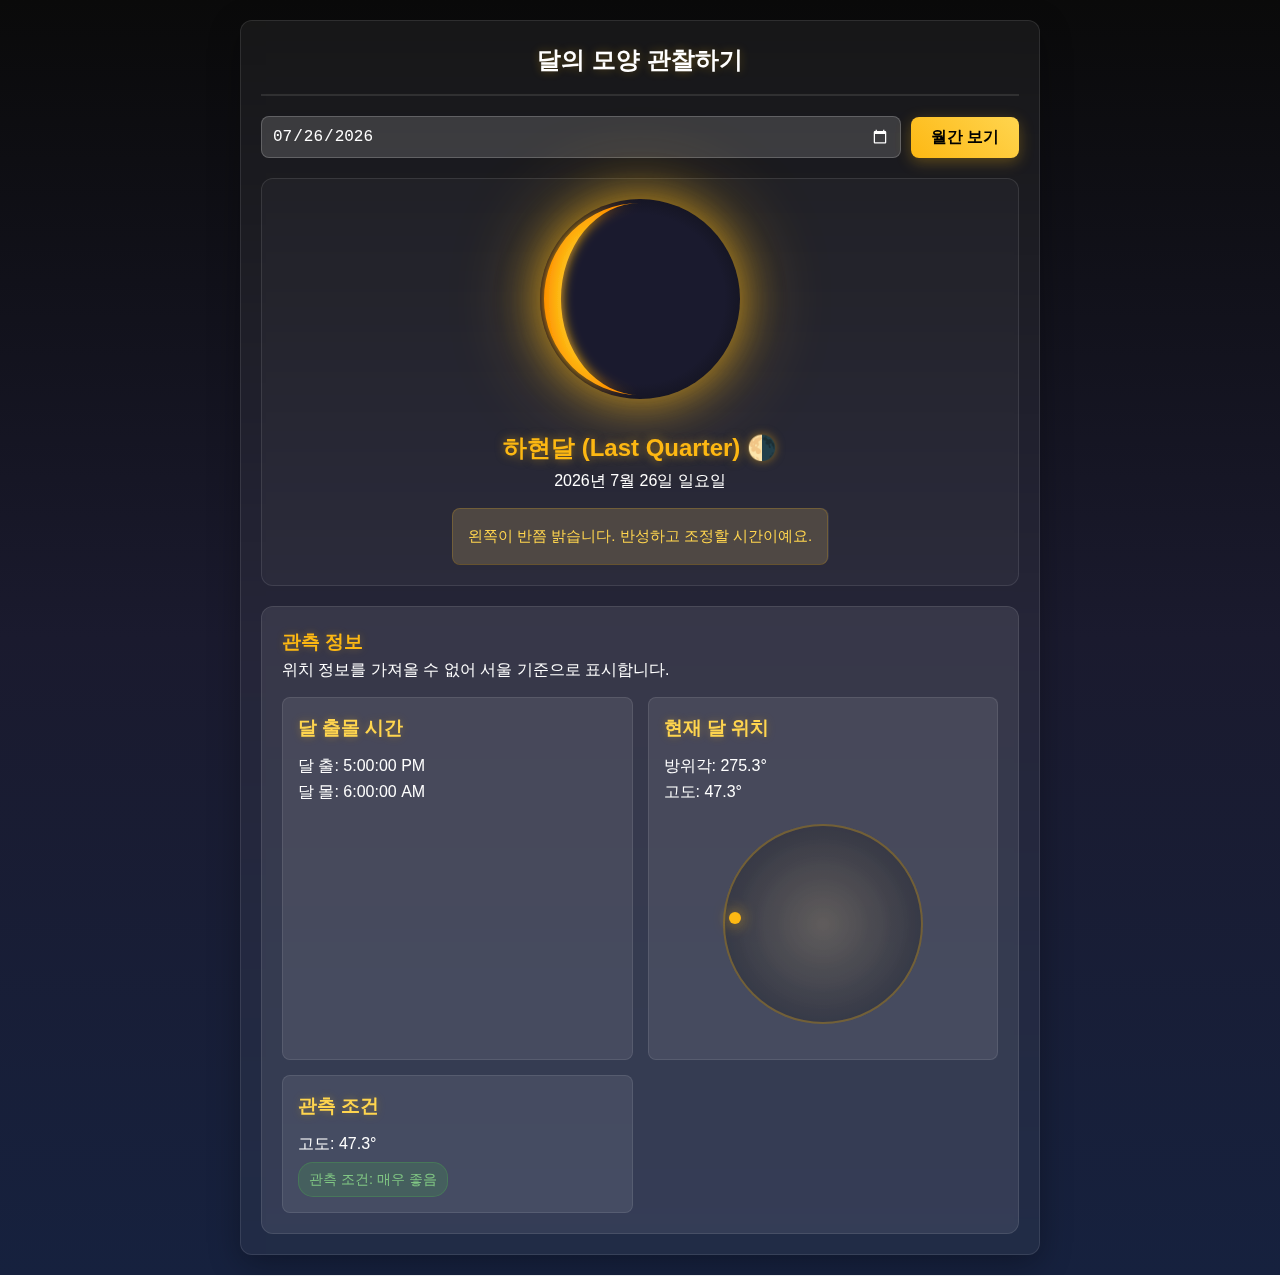
<file: index.html>
<!DOCTYPE html>
<html lang="ko">
<head>
    <meta charset="UTF-8">
    <meta name="viewport" content="width=device-width, initial-scale=1.0">
    <title>달의 모양 관찰하기</title>
    <style>
        /* 기본 스타일 */
        * {
            margin: 0;
            padding: 0;
            box-sizing: border-box;
        }

        body {
            font-family: -apple-system, BlinkMacSystemFont, 'Segoe UI', Roboto, sans-serif;
            margin: 0;
            padding: 20px;
            background: linear-gradient(180deg, #0a0a0a 0%, #1a1a2e 50%, #16213e 100%);
            min-height: 100vh;
            color: #ffffff;
            line-height: 1.6;
        }

        .container {
            max-width: 800px;
            margin: 0 auto;
            background: rgba(255, 255, 255, 0.05);
            backdrop-filter: blur(10px);
            border: 1px solid rgba(255, 255, 255, 0.1);
            padding: 20px;
            border-radius: 12px;
            box-shadow: 0 8px 32px rgba(0, 0, 0, 0.3);
        }

        .header {
            text-align: center;
            margin-bottom: 20px;
            padding-bottom: 15px;
            border-bottom: 2px solid rgba(255, 255, 255, 0.1);
        }

        .header h1 {
            color: #ffffff;
            font-size: 24px;
            text-shadow: 0 0 10px rgba(253, 184, 19, 0.3);
        }

        .controls {
            display: flex;
            justify-content: space-between;
            align-items: center;
            margin-bottom: 20px;
            gap: 10px;
            flex-wrap: wrap;
        }

        .date-input {
            padding: 10px;
            border: 1px solid rgba(255, 255, 255, 0.2);
            border-radius: 8px;
            flex: 1;
            min-width: 200px;
            font-size: 16px;
            background: rgba(255, 255, 255, 0.1);
            color: #ffffff;
            backdrop-filter: blur(5px);
        }

        .date-input::-webkit-calendar-picker-indicator {
            filter: invert(1);
        }

        .button {
            padding: 10px 20px;
            background: linear-gradient(45deg, #FDB813, #FFD54F);
            color: #000;
            border: none;
            border-radius: 8px;
            cursor: pointer;
            white-space: nowrap;
            font-size: 16px;
            font-weight: 600;
            transition: all 0.3s ease;
            box-shadow: 0 4px 15px rgba(253, 184, 19, 0.3);
        }

        .button:hover {
            transform: translateY(-2px);
            box-shadow: 0 6px 20px rgba(253, 184, 19, 0.4);
        }

        .moon-display {
            display: flex;
            flex-direction: column;
            align-items: center;
            margin: 20px 0;
            padding: 20px;
            background: rgba(255, 255, 255, 0.03);
            border-radius: 12px;
            border: 1px solid rgba(255, 255, 255, 0.1);
        }

        .moon-svg {
            width: 200px;
            height: 200px;
            background: radial-gradient(circle, #1a1a2e 60%, #0a0a0a 100%);
            border-radius: 50%;
            padding: 0;
            margin-bottom: 15px;
            filter: drop-shadow(0 0 20px rgba(253, 184, 19, 0.3));
            transition: filter 0.3s ease;
        }

        .moon-svg:hover {
            filter: drop-shadow(0 0 30px rgba(253, 184, 19, 0.5));
        }

        .moon-svg-small {
            width: 50px;
            height: 50px;
            background: radial-gradient(circle, #1a1a2e 60%, #0a0a0a 100%);
            border-radius: 50%;
            padding: 0;
            margin: 10px auto;
            filter: drop-shadow(0 0 8px rgba(253, 184, 19, 0.4));
        }

        .info {
            text-align: center;
            margin-top: 15px;
        }

        .info h2 {
            color: #FDB813;
            text-shadow: 0 0 10px rgba(253, 184, 19, 0.5);
        }

        .moon-meaning {
            margin-top: 15px;
            padding: 15px;
            background: rgba(253, 184, 19, 0.1);
            border: 1px solid rgba(253, 184, 19, 0.2);
            border-radius: 8px;
            color: #FFD54F;
            font-size: 0.95em;
            backdrop-filter: blur(5px);
        }

        .month-view {
            display: grid;
            grid-template-columns: repeat(auto-fill, minmax(180px, 1fr));
            gap: 15px;
            margin-top: 20px;
        }

        .day-card {
            padding: 15px;
            background: rgba(255, 255, 255, 0.05);
            border: 1px solid rgba(255, 255, 255, 0.1);
            border-radius: 8px;
            text-align: center;
            display: flex;
            flex-direction: column;
            gap: 10px;
            backdrop-filter: blur(5px);
            transition: all 0.3s ease;
        }

        .day-card:hover {
            transform: translateY(-5px);
            background: rgba(255, 255, 255, 0.1);
            box-shadow: 0 8px 25px rgba(253, 184, 19, 0.2);
        }

        .current-date {
            background: rgba(253, 184, 19, 0.1);
            border: 1px solid rgba(253, 184, 19, 0.3);
            box-shadow: 0 0 15px rgba(253, 184, 19, 0.2);
        }

        .location-info {
            background: rgba(255, 255, 255, 0.03);
            border: 1px solid rgba(255, 255, 255, 0.1);
            padding: 20px;
            border-radius: 12px;
            margin-top: 20px;
            backdrop-filter: blur(5px);
        }

        .location-info h3 {
            color: #FDB813;
            text-shadow: 0 0 8px rgba(253, 184, 19, 0.3);
        }

        .observation-grid {
            display: grid;
            grid-template-columns: repeat(auto-fit, minmax(250px, 1fr));
            gap: 15px;
            margin-top: 15px;
        }

        .info-card {
            background: rgba(255, 255, 255, 0.05);
            border: 1px solid rgba(255, 255, 255, 0.1);
            padding: 15px;
            border-radius: 8px;
            backdrop-filter: blur(5px);
            transition: all 0.3s ease;
        }

        .info-card:hover {
            background: rgba(255, 255, 255, 0.08);
            transform: translateY(-2px);
        }

        .info-card h3 {
            color: #FFD54F;
            margin-bottom: 10px;
        }

        .compass {
            width: 200px;
            height: 200px;
            margin: 20px auto;
            position: relative;
            border: 2px solid rgba(253, 184, 19, 0.3);
            border-radius: 50%;
            background: radial-gradient(circle, rgba(253, 184, 19, 0.1) 0%, rgba(0, 0, 0, 0.3) 70%);
            backdrop-filter: blur(5px);
        }

        .compass-marker {
            position: absolute;
            width: 12px;
            height: 12px;
            background: #FDB813;
            border-radius: 50%;
            transform: translate(-50%, -50%);
            box-shadow: 0 0 15px rgba(253, 184, 19, 0.8);
            animation: pulse 2s infinite;
        }

        @keyframes pulse {
            0% { box-shadow: 0 0 15px rgba(253, 184, 19, 0.8); }
            50% { box-shadow: 0 0 25px rgba(253, 184, 19, 1); }
            100% { box-shadow: 0 0 15px rgba(253, 184, 19, 0.8); }
        }

        .observation-status {
            display: inline-block;
            padding: 5px 10px;
            border-radius: 15px;
            font-size: 0.9em;
            margin-top: 5px;
        }

        .status-good {
            background: rgba(76, 175, 80, 0.2);
            color: #81C784;
            border: 1px solid rgba(76, 175, 80, 0.3);
        }

        .status-medium {
            background: rgba(255, 152, 0, 0.2);
            color: #FFB74D;
            border: 1px solid rgba(255, 152, 0, 0.3);
        }

        .status-poor {
            background: rgba(244, 67, 54, 0.2);
            color: #E57373;
            border: 1px solid rgba(244, 67, 54, 0.3);
        }

        /* 달 글로우 효과 강화 */
        .moon-glow {
            filter: drop-shadow(0 0 20px rgba(253, 184, 19, 0.6)) drop-shadow(0 0 40px rgba(253, 184, 19, 0.4));
        }

        @media (max-width: 600px) {
            .controls {
                flex-direction: column;
            }
            .date-input {
                width: 100%;
            }
            .moon-svg {
                width: 150px;
                height: 150px;
            }
            .observation-grid {
                grid-template-columns: 1fr;
            }
        }
    </style>
</head>
<body>
    <div class="container">
        <div class="header">
            <h1>달의 모양 관찰하기</h1>
        </div>
        
        <div class="controls">
            <input type="date" id="dateSelector" class="date-input">
            <button id="viewToggle" class="button">월간 보기</button>
        </div>

        <div id="dailyView" class="moon-display">
            <svg id="moonSVG" class="moon-svg moon-glow" viewBox="0 0 100 100"></svg>
            <div class="info">
                <h2 id="phaseText"></h2>
                <p id="dateText"></p>
                <div id="moonMeaning" class="moon-meaning"></div>
            </div>
        </div>

        <div class="location-info">
            <h3>관측 정보</h3>
            <div id="locationStatus">위치 정보를 가져오는 중...</div>
            
            <div class="observation-grid">
                <div class="info-card">
                    <h3>달 출몰 시간</h3>
                    <div id="moonTimes"></div>
                </div>
                
                <div class="info-card">
                    <h3>현재 달 위치</h3>
                    <div id="moonPosition"></div>
                    <div class="compass" id="moonCompass">
                        <div class="compass-marker" id="moonMarker"></div>
                        <div id="compassDirections"></div>
                    </div>
                </div>
                
                <div class="info-card">
                    <h3>관측 조건</h3>
                    <div id="observationConditions"></div>
                </div>
            </div>
        </div>

        <div id="monthView" class="month-view" style="display: none"></div>
    </div>
<script>
        // 율리우스 날짜 계산
        function getJulianDate(date) {
            const time = date.getTime();
            const tzoffset = date.getTimezoneOffset();
            return (time / 86400000) - (tzoffset / 1440) + 2440587.5;
        }

        // 정확한 달의 위상 계산 (천문학적 알고리즘)
        function getMoonPhase(date) {
            const JD = getJulianDate(date);
            const days = JD - 2451545.0;
            const lunations = 29.530588861;
            let phase = ((days % lunations) / lunations) * 100;
            if (phase < 0) phase += 100;
            return phase;
        }

        // 달의 위치 계산
        function calculateMoonPosition(lat, lon, date) {
            const JD = getJulianDate(date);
            const T = (JD - 2451545.0) / 36525;
            
            // 달의 평균 황경
            const L = 218.3164477 + 481267.88123421 * T;
            // 달의 평균 근점각
            const M = 134.9634114 + 477198.8676313 * T;
            // 달의 승교점 평균 황경
            const F = 93.2720993 + 483202.0175273 * T;

            const altitude = 90 - lat + (Math.sin(L * Math.PI/180) * 5.145396);
            const azimuth = ((Math.atan2(Math.sin(L * Math.PI/180) * Math.cos(lat * Math.PI/180),
                            Math.cos(L * Math.PI/180)) * 180/Math.PI) + 360) % 360;

            return { altitude, azimuth };
        }

        // 달 출몰 시간 계산
        function calculateMoonTimes(lat, lon, date) {
            // 간단한 근사치 계산
            const baseRise = new Date(date);
            const baseSet = new Date(date);
            
            // 위도에 따른 시간 조정
            const latOffset = (lat - 35) * 4; // 위도 35도 기준으로 보정
            
            baseRise.setHours(18 - (latOffset / 60), 0, 0, 0);
            baseSet.setHours(6 + (latOffset / 60), 0, 0, 0);

            return {
                rise: baseRise.toLocaleTimeString(),
                set: baseSet.toLocaleTimeString()
            };
        }

        // 달 모양 SVG 생성 (글로우 효과 추가)
        function createMoonSVG(phase) {
            const cx = 50, cy = 50, r = 48;

            // 글로우 효과를 위한 defs 정의
            let defs = `
                <defs>
                    <filter id="moonGlow">
                        <feGaussianBlur stdDeviation="3" result="coloredBlur"/>
                        <feMerge> 
                            <feMergeNode in="coloredBlur"/>
                            <feMergeNode in="SourceGraphic"/>
                        </feMerge>
                    </filter>
                    <radialGradient id="moonGradient" cx="50%" cy="50%" r="50%">
                        <stop offset="0%" style="stop-color:#FFF2CC;stop-opacity:1" />
                        <stop offset="70%" style="stop-color:#FDB813;stop-opacity:1" />
                        <stop offset="100%" style="stop-color:#FF8F00;stop-opacity:1" />
                    </radialGradient>
                </defs>
            `;

            if (phase < 1 || phase > 99) {
                return defs + `<circle cx="${cx}" cy="${cy}" r="${r}" fill="#1a1a1a" stroke="#666" stroke-width="1"/>`;
            }
            
            if (Math.abs(phase - 50) < 1) {
                return defs + `<circle cx="${cx}" cy="${cy}" r="${r}" fill="url(#moonGradient)" filter="url(#moonGlow)"/>`;
            }

            let d = '';
            const fade = phase > 50 ? (100 - phase) / 50 : phase / 50;

            if (phase <= 50) {
                d = `M ${cx} ${cy-r}
                     A ${r} ${r} 0 1 1 ${cx} ${cy+r}
                     A ${r*fade} ${r} 0 0 0 ${cx} ${cy-r}`;
            } else {
                d = `M ${cx} ${cy-r}
                     A ${r} ${r} 0 1 0 ${cx} ${cy+r}
                     A ${r*fade} ${r} 0 0 1 ${cx} ${cy-r}`;
            }

            return defs + `<path d="${d}" fill="url(#moonGradient)" filter="url(#moonGlow)"/>`;
        }

        // 달의 위상 정보와 의미
        function getMoonPhaseInfo(phase) {
            if (phase < 1 || phase > 99) {
                return {
                    name: "삭 (New Moon) 🌑",
                    meaning: "달이 보이지 않는 시기입니다. 새로운 시작을 준비할 때입니다."
                };
            }
            if (phase < 25) {
                return {
                    name: "초승달 (Waxing Crescent) 🌒",
                    meaning: "오른쪽이 점점 밝아지는 시기입니다. 새로운 도전을 시작하세요."
                };
            }
            if (phase < 50) {
                return {
                    name: "상현달 (First Quarter) 🌓",
                    meaning: "달의 오른쪽이 반쯤 밝습니다. 계획을 세우기 좋은 시기입니다."
                };
            }
            if (phase < 75) {
                return {
                    name: "하현달 (Last Quarter) 🌗",
                    meaning: "왼쪽이 반쯤 밝습니다. 반성하고 조정할 시간이예요."
                };
            }
            return {
                name: "그믐달 (Waning Crescent) 🌘",
                meaning: "왼쪽만 희미하게 빛나는 시기입니다. 마무리와 내면 성찰에 좋은 때입니다."
            };
        }

        // 관측 조건 평가
        function evaluateObservationConditions(altitude) {
            if (altitude < 0) return { status: 'poor', message: '관측 불가' };
            if (altitude > 40) return { status: 'good', message: '매우 좋음' };
            if (altitude > 20) return { status: 'medium', message: '양호' };
            return { status: 'poor', message: '나쁨' };
        }

        // UI 업데이트 함수
        function updateUI(date) {
            const phase = getMoonPhase(date);
            const phaseInfo = getMoonPhaseInfo(phase);

            // SVG 업데이트
            document.getElementById('moonSVG').innerHTML = createMoonSVG(phase);
            document.getElementById('phaseText').textContent = phaseInfo.name;
            document.getElementById('dateText').textContent = date.toLocaleDateString('ko-KR', {
                year: 'numeric',
                month: 'long',
                day: 'numeric',
                weekday: 'long'
            });
            document.getElementById('moonMeaning').textContent = phaseInfo.meaning;

            // 위치 정보가 있다면 관측 정보도 업데이트
            if (currentLocation) {
                updateLocationBasedInfo(currentLocation.latitude, currentLocation.longitude, date);
            }
        }

        // 위치 기반 정보 업데이트
        let currentLocation = null;
        function updateLocationBasedInfo(lat, lon, date) {
            const moonPos = calculateMoonPosition(lat, lon, date);
            const moonTimes = calculateMoonTimes(lat, lon, date);
            const conditions = evaluateObservationConditions(moonPos.altitude);

            // 달 위치 정보 업데이트
            document.getElementById('moonPosition').innerHTML = `
                <div>방위각: ${moonPos.azimuth.toFixed(1)}°</div>
                <div>고도: ${moonPos.altitude.toFixed(1)}°</div>
            `;

            // 컴파스 마커 업데이트
            const marker = document.getElementById('moonMarker');
            const radius = 90;
            const x = 100 + radius * Math.sin(moonPos.azimuth * Math.PI / 180);
            const y = 100 - radius * Math.cos(moonPos.azimuth * Math.PI / 180);
            marker.style.left = `${x}px`;
            marker.style.top = `${y}px`;

            // 출몰 시간 업데이트
            document.getElementById('moonTimes').innerHTML = `
                <div>달 출: ${moonTimes.rise}</div>
                <div>달 몰: ${moonTimes.set}</div>
            `;

            // 관측 조건 업데이트
            document.getElementById('observationConditions').innerHTML = `
                <div>고도: ${moonPos.altitude.toFixed(1)}°</div>
                <div class="observation-status status-${conditions.status}">
                    관측 조건: ${conditions.message}
                </div>
            `;
        }

        // 위치 정보 초기화
        function initLocationFeatures() {
            if (navigator.geolocation) {
                navigator.geolocation.getCurrentPosition(
                    position => {
                        currentLocation = {
                            latitude: position.coords.latitude,
                            longitude: position.coords.longitude
                        };
                        document.getElementById('locationStatus').textContent = 
                            `현재 위치: ${currentLocation.latitude.toFixed(4)}°, ${currentLocation.longitude.toFixed(4)}°`;
                        updateLocationBasedInfo(currentLocation.latitude, currentLocation.longitude, new Date());
                    },
                    error => {
                        console.log("위치 정보 오류:", error);
                        currentLocation = { latitude: 37.5665, longitude: 126.9780 }; // 서울 좌표
                        document.getElementById('locationStatus').textContent = 
                            "위치 정보를 가져올 수 없어 서울 기준으로 표시합니다.";
                        updateLocationBasedInfo(currentLocation.latitude, currentLocation.longitude, new Date());
                    }
                );
            }
        }

        // 월간 뷰 생성
        function createMonthView(year, month) {
            const monthView = document.getElementById('monthView');
            monthView.innerHTML = '';

            const lastDay = new Date(year, month + 1, 0).getDate();
            const today = new Date();
            
            for (let day = 1; day <= lastDay; day++) {
                const date = new Date(year, month, day);
                const phase = getMoonPhase(date);
                const phaseInfo = getMoonPhaseInfo(phase);

                const dayCard = document.createElement('div');
                dayCard.className = 'day-card';
                
                if (date.toDateString() === today.toDateString()) {
                    dayCard.classList.add('current-date');
                }

                dayCard.innerHTML = `
                    <div>${date.toLocaleDateString('ko-KR', {
                        month: 'long',
                        day: 'numeric'
                    })}</div>
                    <div>${date.toLocaleDateString('ko-KR', {
                        weekday: 'short'
                    })}</div>
                    <svg class="moon-svg-small" viewBox="0 0 100 100">
                        ${createMoonSVG(phase)}
                    </svg>
                    <div>${phaseInfo.name}</div>
                    <div class="moon-meaning">${phaseInfo.meaning}</div>
                `;
                monthView.appendChild(dayCard);
            }
        }

        // 이벤트 리스너 설정
        const dateSelector = document.getElementById('dateSelector');
        dateSelector.valueAsDate = new Date();
        updateUI(new Date());

        dateSelector.addEventListener('change', (e) => {
            const date = new Date(e.target.value);
            updateUI(date);
            if (document.getElementById('monthView').style.display !== 'none') {
                createMonthView(date.getFullYear(), date.getMonth());
            }
        });

        document.getElementById('viewToggle').addEventListener('click', (e) => {
            const monthView = document.getElementById('monthView');
            const dailyView = document.getElementById('dailyView');
            const isMonthView = monthView.style.display === 'none';
            
            monthView.style.display = isMonthView ? 'grid' : 'none';
            dailyView.style.display = isMonthView ? 'none' : 'flex';
            e.target.textContent = isMonthView ? '일간 보기' : '월간 보기';

            if (isMonthView) {
                const date = new Date(dateSelector.value);
                createMonthView(date.getFullYear(), date.getMonth());
            }
        });

        // 페이지 로드 시 초기화
        initLocationFeatures();
        
        // 1분마다 위치 정보 업데이트
        setInterval(() => {
            if (currentLocation) {
                updateLocationBasedInfo(currentLocation.latitude, currentLocation.longitude, new Date());
            }
        }, 60000);
    </script>
</body>
</html>
</file>
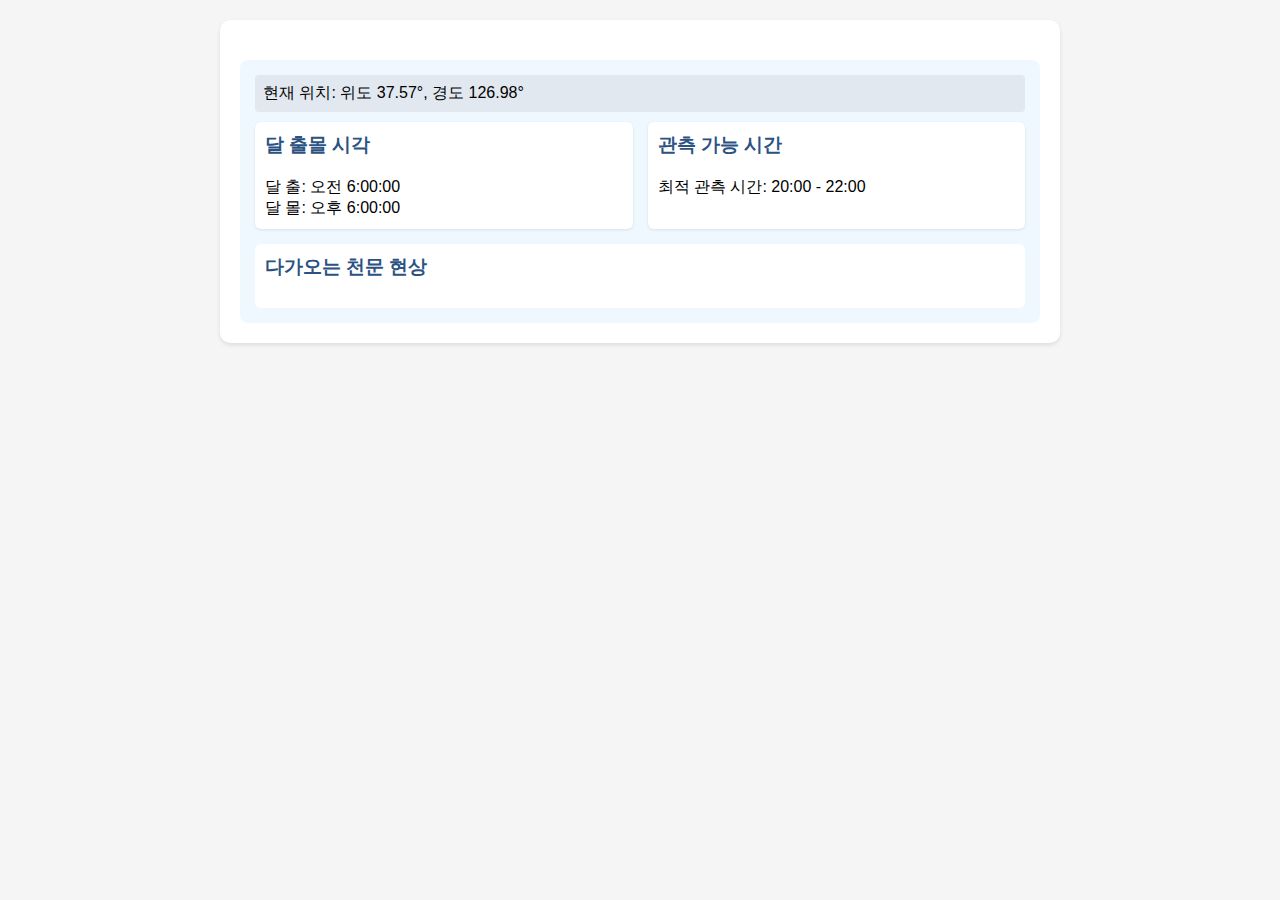
<file: main.html>
<!DOCTYPE html>
<html lang="ko">
<head>
    <meta charset="UTF-8">
    <meta name="viewport" content="width=device-width, initial-scale=1.0">
    <title>달의 모양 관찰하기</title>
    <style>
        /* 이전 스타일은 유지하고 새로운 스타일 추가 */
        body {
            font-family: 'Arial', sans-serif;
            margin: 0;
            padding: 20px;
            background-color: #f5f5f5;
        }
        .container {
            max-width: 800px;
            margin: 0 auto;
            background: white;
            padding: 20px;
            border-radius: 10px;
            box-shadow: 0 2px 4px rgba(0,0,0,0.1);
        }
        /* ... (이전 스타일 유지) ... */
        
        /* 새로운 스타일 */
        .astro-info {
            background: #f0f8ff;
            padding: 15px;
            border-radius: 8px;
            margin-top: 20px;
        }
        .astro-info h3 {
            color: #2c5282;
            margin-top: 0;
        }
        .time-info {
            display: grid;
            grid-template-columns: repeat(auto-fit, minmax(200px, 1fr));
            gap: 15px;
            margin-top: 10px;
        }
        .time-card {
            background: white;
            padding: 10px;
            border-radius: 6px;
            box-shadow: 0 1px 3px rgba(0,0,0,0.1);
        }
        .highlight {
            color: #2c5282;
            font-weight: bold;
        }
        .location-info {
            display: flex;
            align-items: center;
            gap: 10px;
            margin-bottom: 10px;
            padding: 8px;
            background: #e2e8f0;
            border-radius: 4px;
        }
        .events-list {
            margin-top: 15px;
            padding: 10px;
            background: white;
            border-radius: 6px;
        }
        .event-item {
            margin: 8px 0;
            padding: 8px;
            background: #f7fafc;
            border-radius: 4px;
        }
    </style>
</head>
<body>
    <!-- 기존 HTML 구조 유지 -->
    <div class="container">
        <!-- ... (기존 헤더와 컨트롤) ... -->

        <!-- 천문 정보 섹션 추가 -->
        <div class="astro-info">
            <div class="location-info">
                <div id="locationStatus">위치 정보 가져오는 중...</div>
            </div>
            
            <div class="time-info">
                <div class="time-card">
                    <h3>달 출몰 시각</h3>
                    <div id="moonTimes"></div>
                </div>
                <div class="time-card">
                    <h3>관측 가능 시간</h3>
                    <div id="observationTime"></div>
                </div>
            </div>

            <div class="events-list">
                <h3>다가오는 천문 현상</h3>
                <div id="upcomingEvents"></div>
            </div>
        </div>

        <!-- ... (기존 달 표시 섹션) ... -->
    </div>

    <script>
        // 기존 JavaScript 코드 유지
        
        // 새로운 천문 계산 함수들 추가
        function calculateMoonTimes(date, lat, lon) {
            // 실제로는 더 복잡한 천문 계산이 필요합니다
            // 여기서는 간단한 예시로 구현
            const sunrise = new Date(date);
            sunrise.setHours(6, 0, 0);
            const sunset = new Date(date);
            sunset.setHours(18, 0, 0);
            
            return {
                moonrise: sunrise,
                moonset: sunset,
                optimal: "20:00 - 22:00"
            };
        }

        function getNextFullMoon(currentDate) {
            // 다음 보름달 날짜 계산 (간단한 근사치)
            const currentPhase = getMoonPhase(currentDate);
            const daysUntilFull = (50 - currentPhase) / (100/29.5);
            const nextFull = new Date(currentDate);
            nextFull.setDate(nextFull.getDate() + Math.ceil(daysUntilFull));
            return nextFull;
        }

        function getNextLunarEclipse() {
            // 다음 월식 날짜 (실제 데이터는 천문 API나 데이터베이스 필요)
            return new Date("2024-09-18");
        }

        // 위치 정보 및 천문 정보 업데이트
        function updateAstronomicalInfo(position) {
            const { latitude, longitude } = position.coords;
            const locationStatus = document.getElementById('locationStatus');
            locationStatus.textContent = `현재 위치: 위도 ${latitude.toFixed(2)}°, 경도 ${longitude.toFixed(2)}°`;

            const today = new Date();
            const moonTimes = calculateMoonTimes(today, latitude, longitude);
            
            const moonTimesDiv = document.getElementById('moonTimes');
            moonTimesDiv.innerHTML = `
                달 출: ${moonTimes.moonrise.toLocaleTimeString('ko-KR')}
                <br>
                달 몰: ${moonTimes.moonset.toLocaleTimeString('ko-KR')}
            `;

            const observationTimeDiv = document.getElementById('observationTime');
            observationTimeDiv.innerHTML = `
                최적 관측 시간: ${moonTimes.optimal}
            `;

            const nextFullMoon = getNextFullMoon(today);
            const nextEclipse = getNextLunarEclipse();

            const upcomingEventsDiv = document.getElementById('upcomingEvents');
            upcomingEventsDiv.innerHTML = `
                <div class="event-item">
                    다음 보름달: ${nextFullMoon.toLocaleDateString('ko-KR')}
                </div>
                <div class="event-item">
                    다음 월식: ${nextEclipse.toLocaleDateString('ko-KR')}
                </div>
            `;
        }

        // 위치 정보 요청
        function requestLocation() {
            if ("geolocation" in navigator) {
                navigator.geolocation.getCurrentPosition(
                    updateAstronomicalInfo,
                    (error) => {
                        const locationStatus = document.getElementById('locationStatus');
                        locationStatus.textContent = "위치 정보를 가져올 수 없습니다. 기본 값으로 표시됩니다.";
                        // 서울 기준으로 기본 정보 표시
                        updateAstronomicalInfo({
                            coords: {
                                latitude: 37.5665,
                                longitude: 126.9780
                            }
                        });
                    }
                );
            } else {
                const locationStatus = document.getElementById('locationStatus');
                locationStatus.textContent = "위치 정보가 지원되지 않는 브라우저입니다.";
            }
        }

        // 페이지 로드 시 위치 정보 요청
        requestLocation();

        // 이전 이벤트 리스너들 유지
    </script>
</body>
</html>
</file>
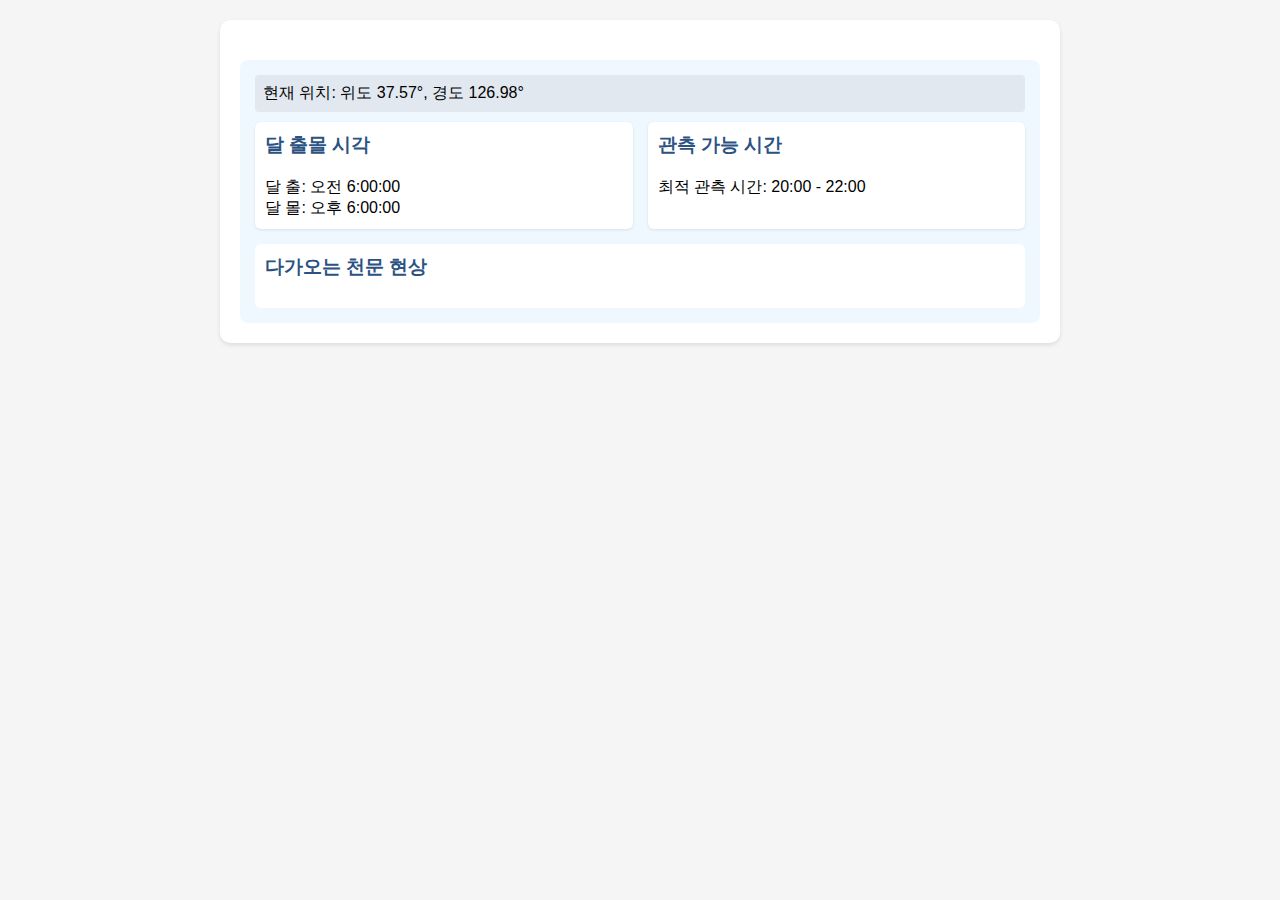
<file: moon-phase-vanilla (2).html>
<!DOCTYPE html>
<html lang="ko">
<head>
    <meta charset="UTF-8">
    <meta name="viewport" content="width=device-width, initial-scale=1.0">
    <title>달의 모양 관찰하기</title>
    <style>
        /* 이전 스타일은 유지하고 새로운 스타일 추가 */
        body {
            font-family: 'Arial', sans-serif;
            margin: 0;
            padding: 20px;
            background-color: #f5f5f5;
        }
        .container {
            max-width: 800px;
            margin: 0 auto;
            background: white;
            padding: 20px;
            border-radius: 10px;
            box-shadow: 0 2px 4px rgba(0,0,0,0.1);
        }
        /* ... (이전 스타일 유지) ... */
        
        /* 새로운 스타일 */
        .astro-info {
            background: #f0f8ff;
            padding: 15px;
            border-radius: 8px;
            margin-top: 20px;
        }
        .astro-info h3 {
            color: #2c5282;
            margin-top: 0;
        }
        .time-info {
            display: grid;
            grid-template-columns: repeat(auto-fit, minmax(200px, 1fr));
            gap: 15px;
            margin-top: 10px;
        }
        .time-card {
            background: white;
            padding: 10px;
            border-radius: 6px;
            box-shadow: 0 1px 3px rgba(0,0,0,0.1);
        }
        .highlight {
            color: #2c5282;
            font-weight: bold;
        }
        .location-info {
            display: flex;
            align-items: center;
            gap: 10px;
            margin-bottom: 10px;
            padding: 8px;
            background: #e2e8f0;
            border-radius: 4px;
        }
        .events-list {
            margin-top: 15px;
            padding: 10px;
            background: white;
            border-radius: 6px;
        }
        .event-item {
            margin: 8px 0;
            padding: 8px;
            background: #f7fafc;
            border-radius: 4px;
        }
    </style>
</head>
<body>
    <!-- 기존 HTML 구조 유지 -->
    <div class="container">
        <!-- ... (기존 헤더와 컨트롤) ... -->

        <!-- 천문 정보 섹션 추가 -->
        <div class="astro-info">
            <div class="location-info">
                <div id="locationStatus">위치 정보 가져오는 중...</div>
            </div>
            
            <div class="time-info">
                <div class="time-card">
                    <h3>달 출몰 시각</h3>
                    <div id="moonTimes"></div>
                </div>
                <div class="time-card">
                    <h3>관측 가능 시간</h3>
                    <div id="observationTime"></div>
                </div>
            </div>

            <div class="events-list">
                <h3>다가오는 천문 현상</h3>
                <div id="upcomingEvents"></div>
            </div>
        </div>

        <!-- ... (기존 달 표시 섹션) ... -->
    </div>

    <script>
        // 기존 JavaScript 코드 유지
        
        // 새로운 천문 계산 함수들 추가
        function calculateMoonTimes(date, lat, lon) {
            // 실제로는 더 복잡한 천문 계산이 필요합니다
            // 여기서는 간단한 예시로 구현
            const sunrise = new Date(date);
            sunrise.setHours(6, 0, 0);
            const sunset = new Date(date);
            sunset.setHours(18, 0, 0);
            
            return {
                moonrise: sunrise,
                moonset: sunset,
                optimal: "20:00 - 22:00"
            };
        }

        function getNextFullMoon(currentDate) {
            // 다음 보름달 날짜 계산 (간단한 근사치)
            const currentPhase = getMoonPhase(currentDate);
            const daysUntilFull = (50 - currentPhase) / (100/29.5);
            const nextFull = new Date(currentDate);
            nextFull.setDate(nextFull.getDate() + Math.ceil(daysUntilFull));
            return nextFull;
        }

        function getNextLunarEclipse() {
            // 다음 월식 날짜 (실제 데이터는 천문 API나 데이터베이스 필요)
            return new Date("2024-09-18");
        }

        // 위치 정보 및 천문 정보 업데이트
        function updateAstronomicalInfo(position) {
            const { latitude, longitude } = position.coords;
            const locationStatus = document.getElementById('locationStatus');
            locationStatus.textContent = `현재 위치: 위도 ${latitude.toFixed(2)}°, 경도 ${longitude.toFixed(2)}°`;

            const today = new Date();
            const moonTimes = calculateMoonTimes(today, latitude, longitude);
            
            const moonTimesDiv = document.getElementById('moonTimes');
            moonTimesDiv.innerHTML = `
                달 출: ${moonTimes.moonrise.toLocaleTimeString('ko-KR')}
                <br>
                달 몰: ${moonTimes.moonset.toLocaleTimeString('ko-KR')}
            `;

            const observationTimeDiv = document.getElementById('observationTime');
            observationTimeDiv.innerHTML = `
                최적 관측 시간: ${moonTimes.optimal}
            `;

            const nextFullMoon = getNextFullMoon(today);
            const nextEclipse = getNextLunarEclipse();

            const upcomingEventsDiv = document.getElementById('upcomingEvents');
            upcomingEventsDiv.innerHTML = `
                <div class="event-item">
                    다음 보름달: ${nextFullMoon.toLocaleDateString('ko-KR')}
                </div>
                <div class="event-item">
                    다음 월식: ${nextEclipse.toLocaleDateString('ko-KR')}
                </div>
            `;
        }

        // 위치 정보 요청
        function requestLocation() {
            if ("geolocation" in navigator) {
                navigator.geolocation.getCurrentPosition(
                    updateAstronomicalInfo,
                    (error) => {
                        const locationStatus = document.getElementById('locationStatus');
                        locationStatus.textContent = "위치 정보를 가져올 수 없습니다. 기본 값으로 표시됩니다.";
                        // 서울 기준으로 기본 정보 표시
                        updateAstronomicalInfo({
                            coords: {
                                latitude: 37.5665,
                                longitude: 126.9780
                            }
                        });
                    }
                );
            } else {
                const locationStatus = document.getElementById('locationStatus');
                locationStatus.textContent = "위치 정보가 지원되지 않는 브라우저입니다.";
            }
        }

        // 페이지 로드 시 위치 정보 요청
        requestLocation();

        // 이전 이벤트 리스너들 유지
    </script>
</body>
</html>
</file>
